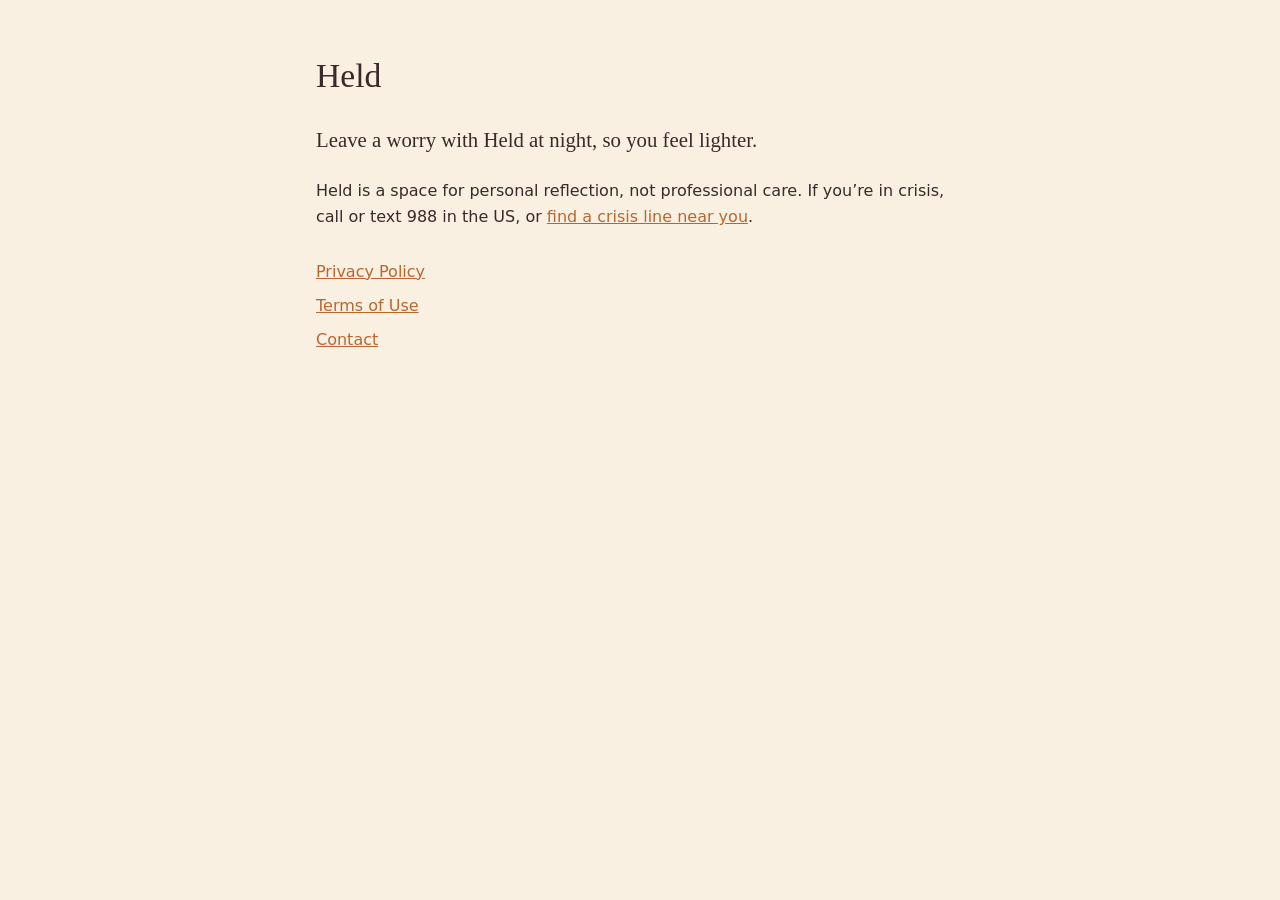
<file: index.html>
<!DOCTYPE html>
<html lang="en">
<head>
<meta charset="utf-8">
<meta name="viewport" content="width=device-width, initial-scale=1">
<title>Held</title>
<link rel="stylesheet" href="style.css">
</head>
<body>
<main>
<h1>Held</h1>
<p class="lede">Leave a worry with Held at night, so you feel lighter.</p>
<p>Held is a space for personal reflection, not professional care. If you’re in crisis, call or text 988 in the US, or <a href="https://findahelpline.com">find a crisis line near you</a>.</p>
<ul class="links">
  <li><a href="privacy.html">Privacy Policy</a></li>
  <li><a href="terms.html">Terms of Use</a></li>
  <li><a href="mailto:innerworkapps+held@gmail.com">Contact</a></li>
</ul>
</main>
</body>
</html>
</file>
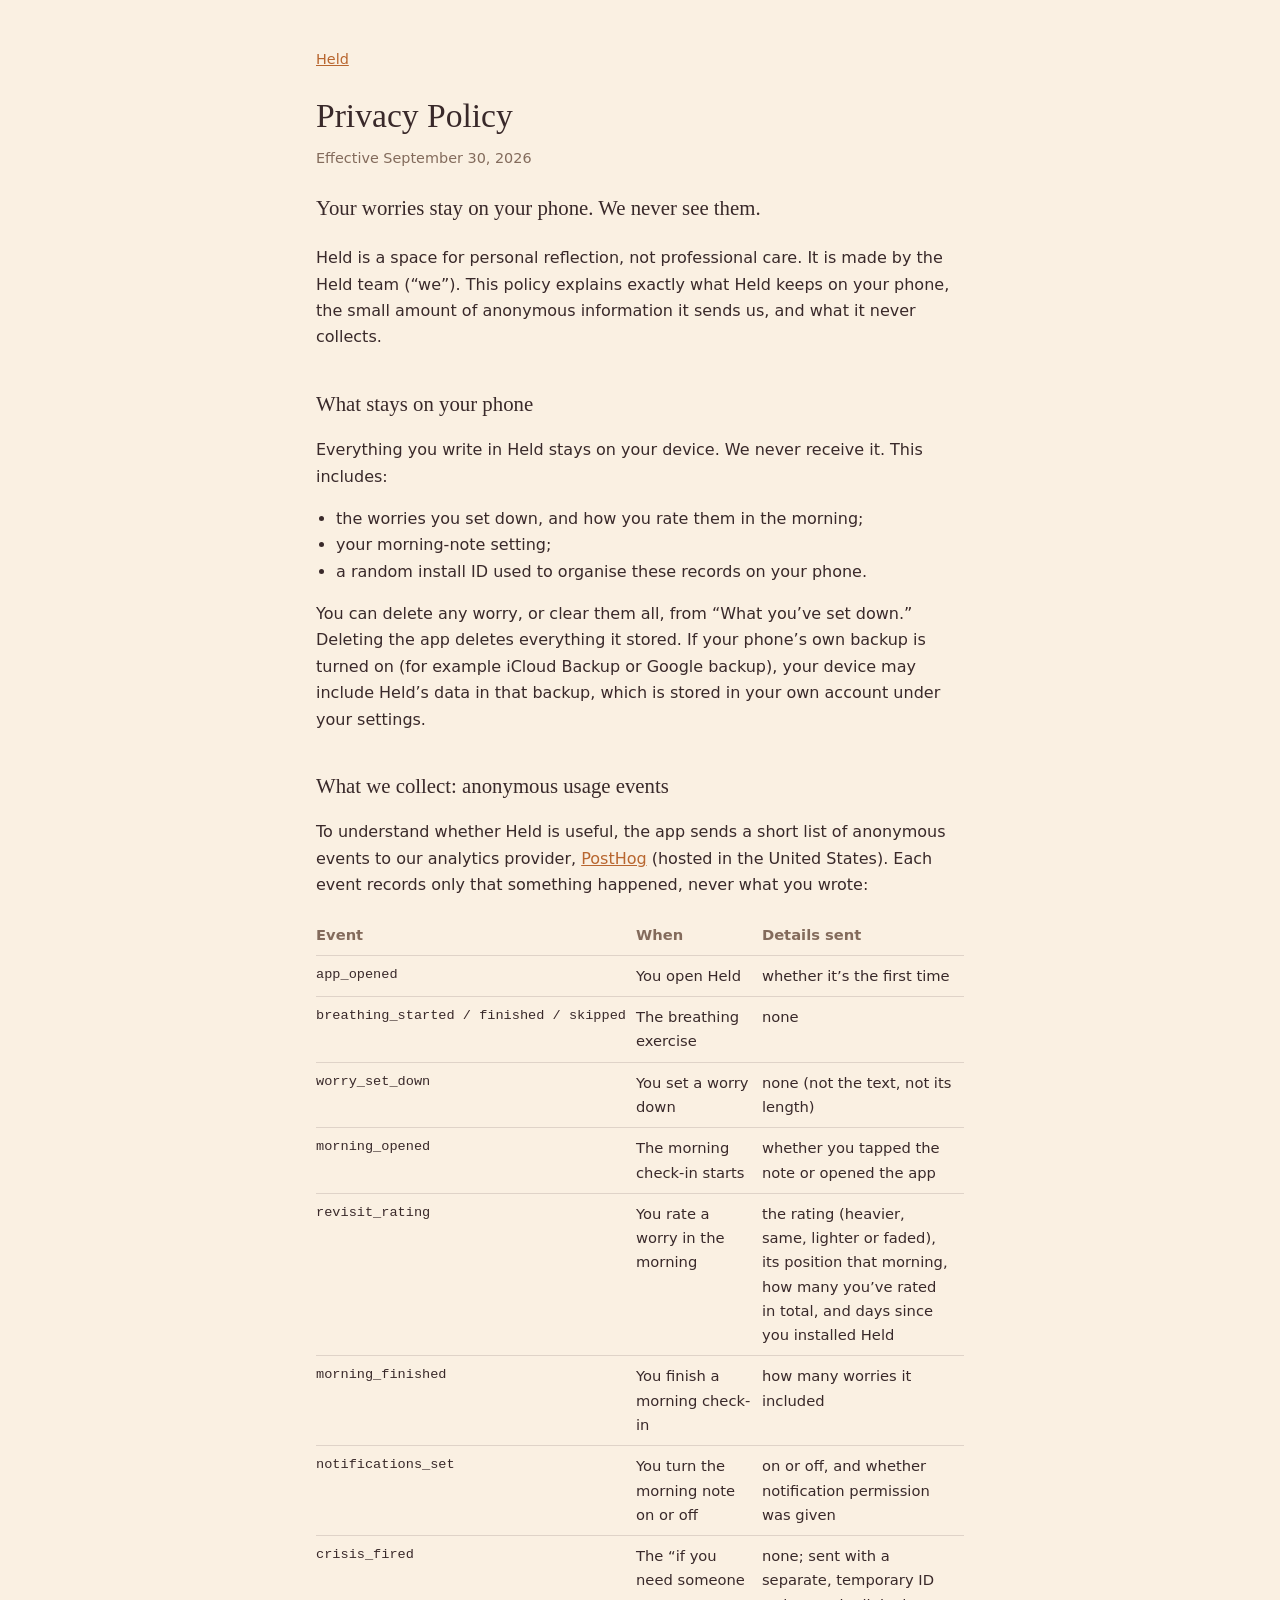
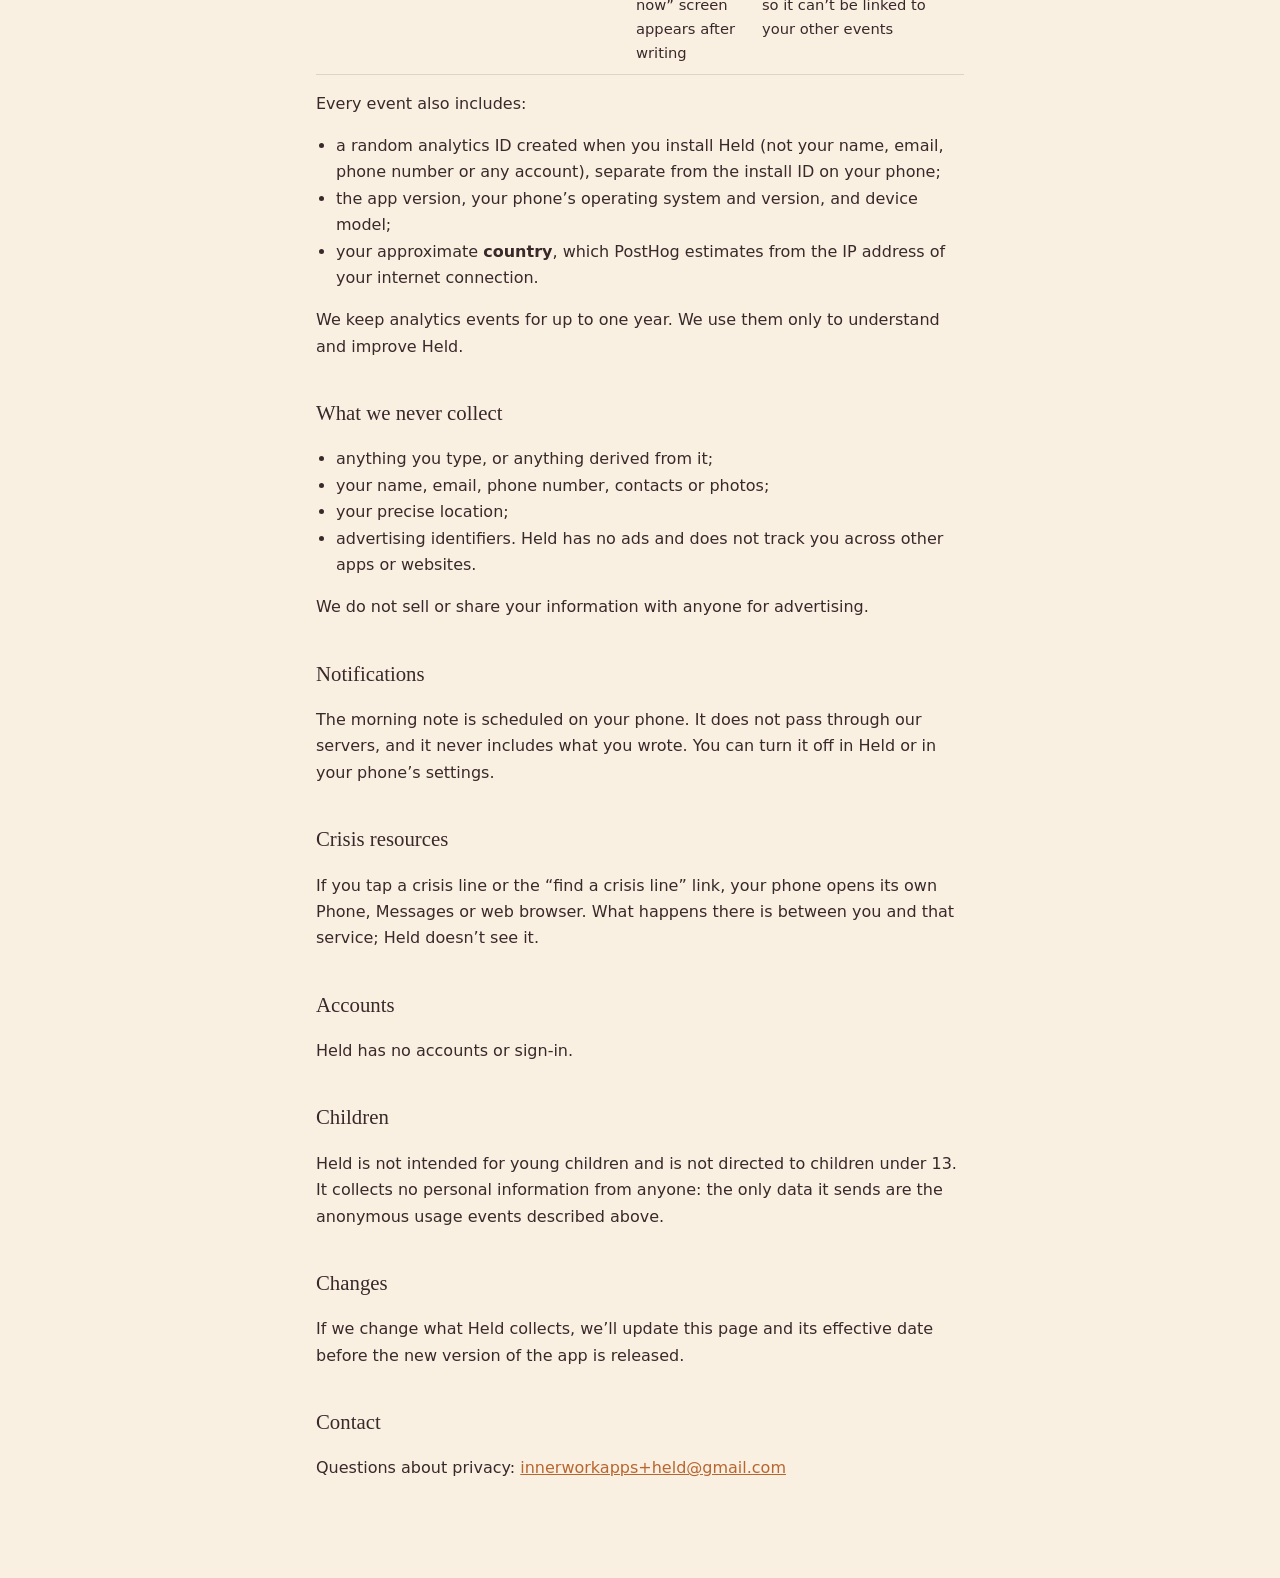
<file: privacy.html>
<!DOCTYPE html>
<html lang="en">
<head>
<meta charset="utf-8">
<meta name="viewport" content="width=device-width, initial-scale=1">
<title>Held · Privacy Policy</title>
<link rel="stylesheet" href="style.css">
</head>
<body>
<main>
<p class="back"><a href="index.html">Held</a></p>
<h1>Privacy Policy</h1>
<p class="meta">Effective September 30, 2026</p>

<p class="lede">Your worries stay on your phone. We never see them.</p>

<p>Held is a space for personal reflection, not professional care. It is made by the Held team (“we”). This policy explains exactly what Held keeps on your phone, the small amount of anonymous information it sends us, and what it never collects.</p>

<h2>What stays on your phone</h2>
<p>Everything you write in Held stays on your device. We never receive it. This includes:</p>
<ul>
  <li>the worries you set down, and how you rate them in the morning;</li>
  <li>your morning-note setting;</li>
  <li>a random install ID used to organise these records on your phone.</li>
</ul>
<p>You can delete any worry, or clear them all, from “What you’ve set down.” Deleting the app deletes everything it stored. If your phone’s own backup is turned on (for example iCloud Backup or Google backup), your device may include Held’s data in that backup, which is stored in your own account under your settings.</p>

<h2>What we collect: anonymous usage events</h2>
<p>To understand whether Held is useful, the app sends a short list of anonymous events to our analytics provider, <a href="https://posthog.com/privacy">PostHog</a> (hosted in the United States). Each event records only that something happened, never what you wrote:</p>
<table>
  <tr><th>Event</th><th>When</th><th>Details sent</th></tr>
  <tr><td>app_opened</td><td>You open Held</td><td>whether it’s the first time</td></tr>
  <tr><td>breathing_started / finished / skipped</td><td>The breathing exercise</td><td>none</td></tr>
  <tr><td>worry_set_down</td><td>You set a worry down</td><td>none (not the text, not its length)</td></tr>
  <tr><td>morning_opened</td><td>The morning check-in starts</td><td>whether you tapped the note or opened the app</td></tr>
  <tr><td>revisit_rating</td><td>You rate a worry in the morning</td><td>the rating (heavier, same, lighter or faded), its position that morning, how many you’ve rated in total, and days since you installed Held</td></tr>
  <tr><td>morning_finished</td><td>You finish a morning check-in</td><td>how many worries it included</td></tr>
  <tr><td>notifications_set</td><td>You turn the morning note on or off</td><td>on or off, and whether notification permission was given</td></tr>
  <tr><td>crisis_fired</td><td>The “if you need someone now” screen appears after writing</td><td>none; sent with a separate, temporary ID so it can’t be linked to your other events</td></tr>
</table>
<p>Every event also includes:</p>
<ul>
  <li>a random analytics ID created when you install Held (not your name, email, phone number or any account), separate from the install ID on your phone;</li>
  <li>the app version, your phone’s operating system and version, and device model;</li>
  <li>your approximate <strong>country</strong>, which PostHog estimates from the IP address of your internet connection.</li>
</ul>
<p>We keep analytics events for up to one year. We use them only to understand and improve Held.</p>

<h2>What we never collect</h2>
<ul>
  <li>anything you type, or anything derived from it;</li>
  <li>your name, email, phone number, contacts or photos;</li>
  <li>your precise location;</li>
  <li>advertising identifiers. Held has no ads and does not track you across other apps or websites.</li>
</ul>
<p>We do not sell or share your information with anyone for advertising.</p>

<h2>Notifications</h2>
<p>The morning note is scheduled on your phone. It does not pass through our servers, and it never includes what you wrote. You can turn it off in Held or in your phone’s settings.</p>

<h2>Crisis resources</h2>
<p>If you tap a crisis line or the “find a crisis line” link, your phone opens its own Phone, Messages or web browser. What happens there is between you and that service; Held doesn’t see it.</p>

<h2>Accounts</h2>
<p>Held has no accounts or sign-in.</p>

<h2>Children</h2>
<p>Held is not intended for young children and is not directed to children under 13. It collects no personal information from anyone: the only data it sends are the anonymous usage events described above.</p>

<h2>Changes</h2>
<p>If we change what Held collects, we’ll update this page and its effective date before the new version of the app is released.</p>

<h2>Contact</h2>
<p>Questions about privacy: <a href="mailto:innerworkapps+held@gmail.com">innerworkapps+held@gmail.com</a></p>
</main>
</body>
</html>
</file>
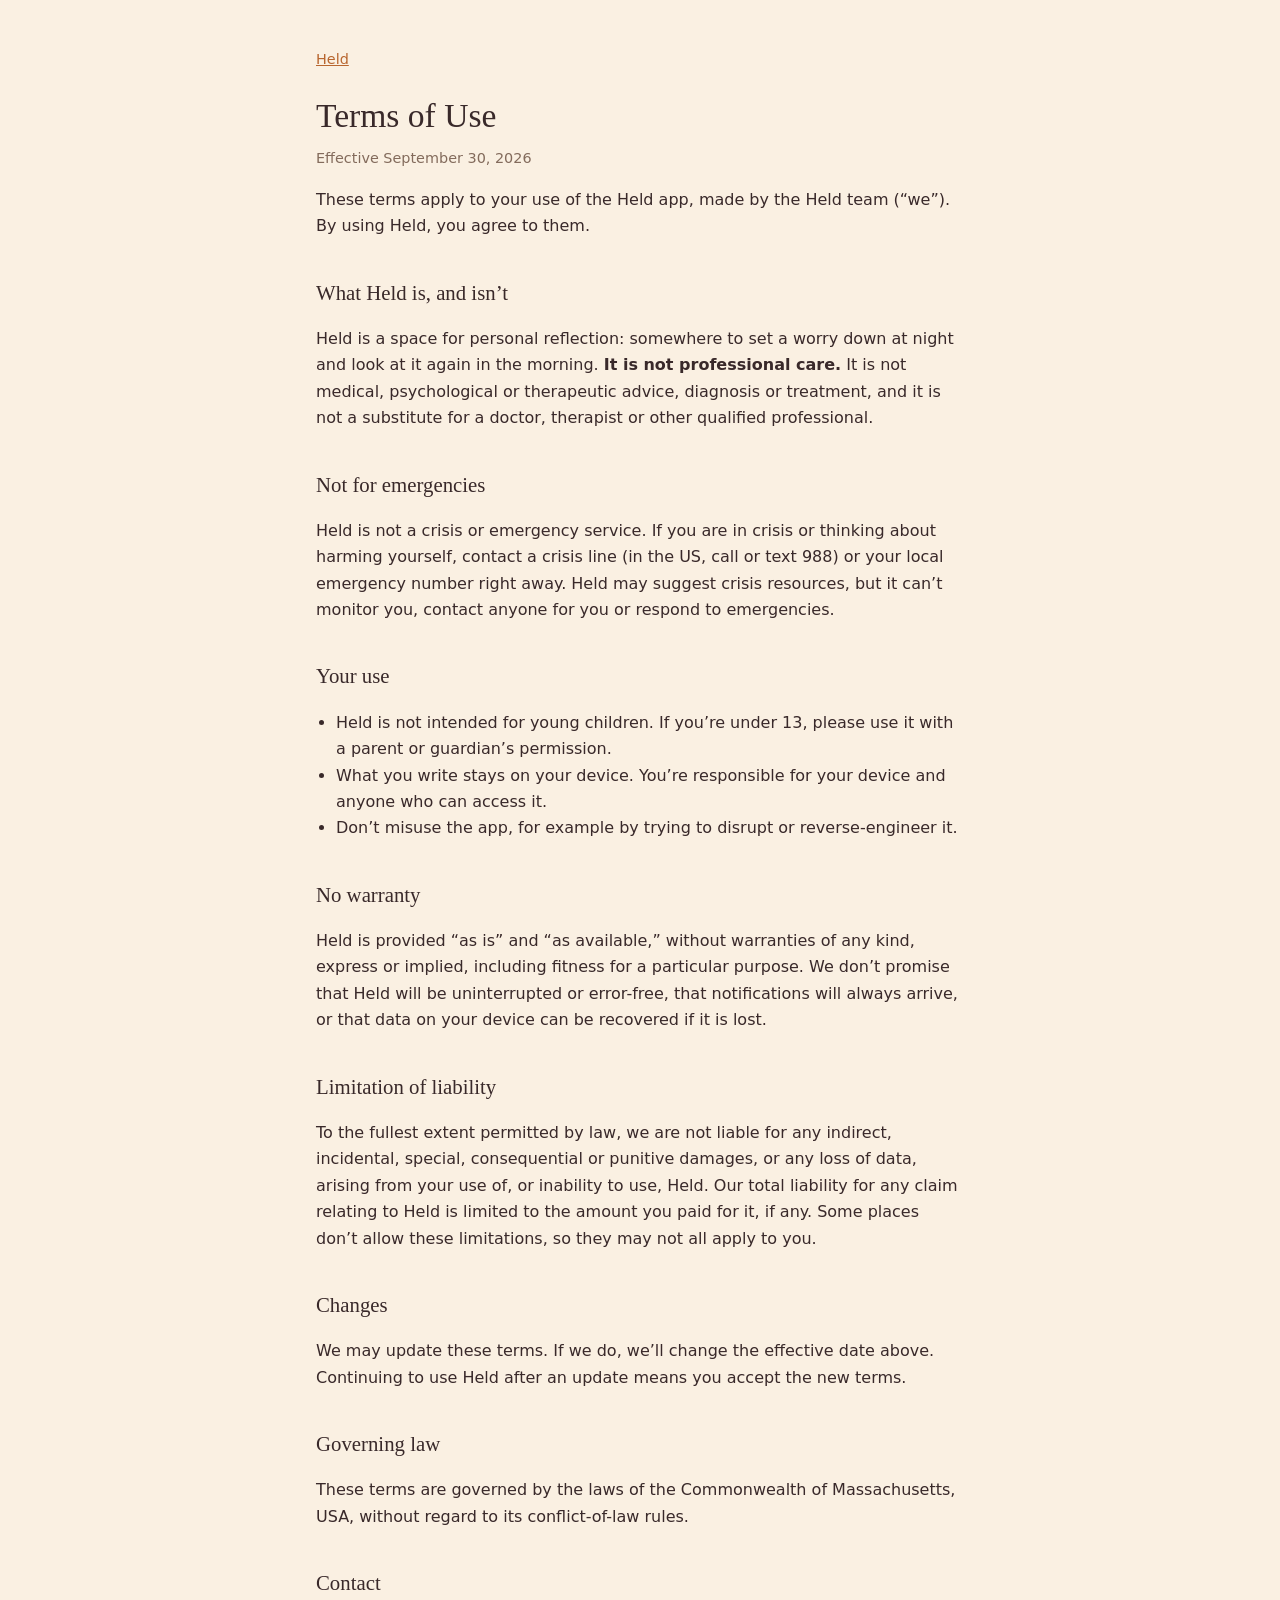
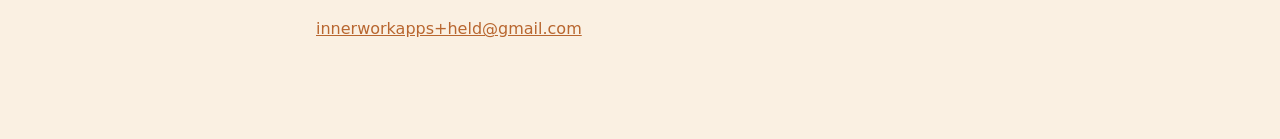
<file: terms.html>
<!DOCTYPE html>
<html lang="en">
<head>
<meta charset="utf-8">
<meta name="viewport" content="width=device-width, initial-scale=1">
<title>Held · Terms of Use</title>
<link rel="stylesheet" href="style.css">
</head>
<body>
<main>
<p class="back"><a href="index.html">Held</a></p>
<h1>Terms of Use</h1>
<p class="meta">Effective September 30, 2026</p>

<p>These terms apply to your use of the Held app, made by the Held team (“we”). By using Held, you agree to them.</p>

<h2>What Held is, and isn’t</h2>
<p>Held is a space for personal reflection: somewhere to set a worry down at night and look at it again in the morning. <strong>It is not professional care.</strong> It is not medical, psychological or therapeutic advice, diagnosis or treatment, and it is not a substitute for a doctor, therapist or other qualified professional.</p>

<h2>Not for emergencies</h2>
<p>Held is not a crisis or emergency service. If you are in crisis or thinking about harming yourself, contact a crisis line (in the US, call or text 988) or your local emergency number right away. Held may suggest crisis resources, but it can’t monitor you, contact anyone for you or respond to emergencies.</p>

<h2>Your use</h2>
<ul>
  <li>Held is not intended for young children. If you’re under 13, please use it with a parent or guardian’s permission.</li>
  <li>What you write stays on your device. You’re responsible for your device and anyone who can access it.</li>
  <li>Don’t misuse the app, for example by trying to disrupt or reverse-engineer it.</li>
</ul>

<h2>No warranty</h2>
<p>Held is provided “as is” and “as available,” without warranties of any kind, express or implied, including fitness for a particular purpose. We don’t promise that Held will be uninterrupted or error-free, that notifications will always arrive, or that data on your device can be recovered if it is lost.</p>

<h2>Limitation of liability</h2>
<p>To the fullest extent permitted by law, we are not liable for any indirect, incidental, special, consequential or punitive damages, or any loss of data, arising from your use of, or inability to use, Held. Our total liability for any claim relating to Held is limited to the amount you paid for it, if any. Some places don’t allow these limitations, so they may not all apply to you.</p>

<h2>Changes</h2>
<p>We may update these terms. If we do, we’ll change the effective date above. Continuing to use Held after an update means you accept the new terms.</p>

<h2>Governing law</h2>
<p>These terms are governed by the laws of the Commonwealth of Massachusetts, USA, without regard to its conflict-of-law rules.</p>

<h2>Contact</h2>
<p><a href="mailto:innerworkapps+held@gmail.com">innerworkapps+held@gmail.com</a></p>
</main>
</body>
</html>
</file>
<file: style.css>
:root {
  --bg: #FAF0E2;
  --ink: #39292A;
  --dim: #836B5C;
  --accent: #B8662F;
  --rule: rgba(57, 41, 42, 0.14);
}
@media (prefers-color-scheme: dark) {
  :root {
    --bg: #241A20;
    --ink: #F2E9DE;
    --dim: #AD9A8D;
    --accent: #EBB563;
    --rule: rgba(242, 233, 222, 0.14);
  }
}
* { box-sizing: border-box; }
body {
  margin: 0;
  background: var(--bg);
  color: var(--ink);
  font: 16px/1.65 system-ui, -apple-system, "Segoe UI", sans-serif;
}
main { max-width: 680px; margin: 0 auto; padding: 48px 16px 80px; }
h1, h2, .lede { font-family: Georgia, "Times New Roman", serif; font-weight: 400; }
h1 { font-size: 2.1rem; margin: 0 0 4px; }
h2 { font-size: 1.3rem; margin: 36px 0 8px; }
.lede { font-size: 1.3rem; margin: 20px 0; }
.meta, .back { color: var(--dim); font-size: 0.9rem; margin: 0; }
.back { margin-bottom: 16px; }
a { color: var(--accent); }
ul { padding-left: 20px; }
.links { list-style: none; padding: 0; margin-top: 28px; }
.links li { margin: 8px 0; }
table { width: 100%; border-collapse: collapse; font-size: 0.92rem; margin: 12px 0; display: block; overflow-x: auto; }
th, td { text-align: left; vertical-align: top; padding: 8px 10px 8px 0; border-bottom: 1px solid var(--rule); }
th { color: var(--dim); font-weight: 600; }
td:first-child { font-family: ui-monospace, Menlo, monospace; font-size: 0.85rem; white-space: nowrap; }
</file>
